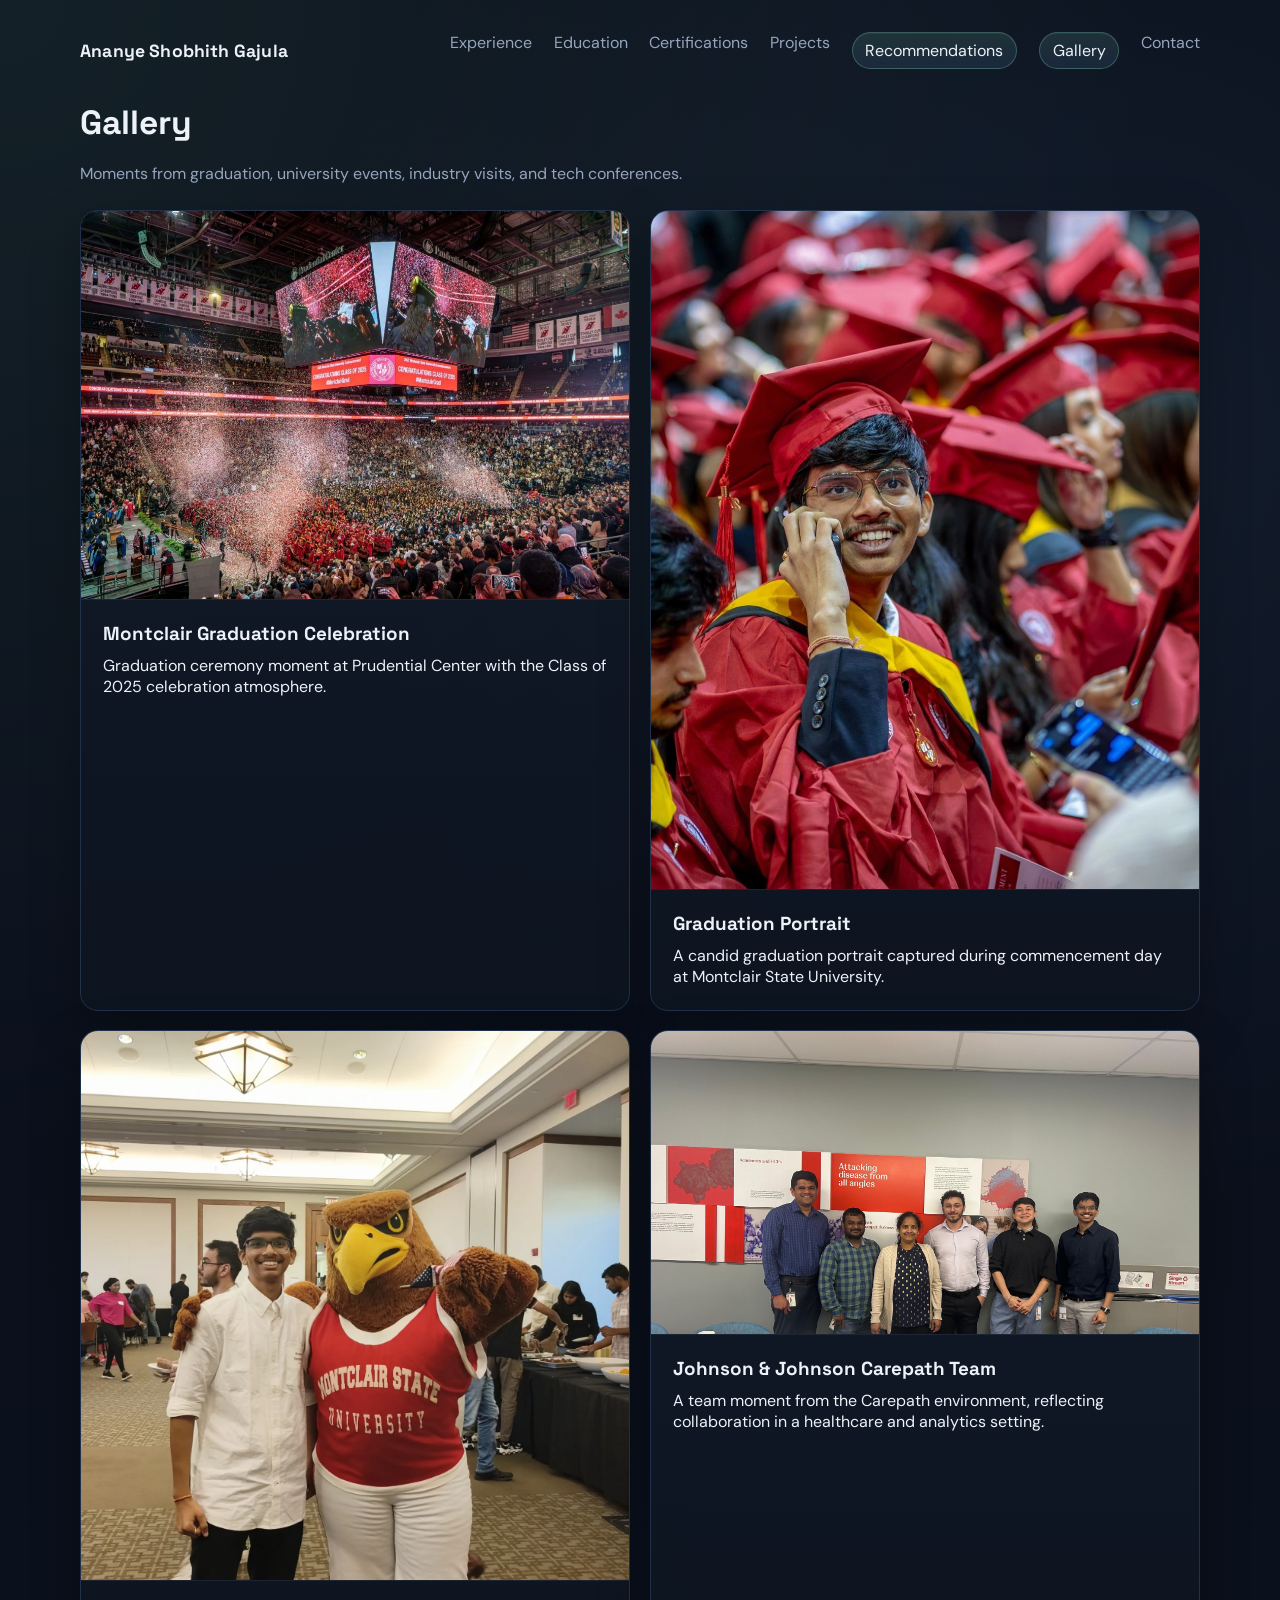
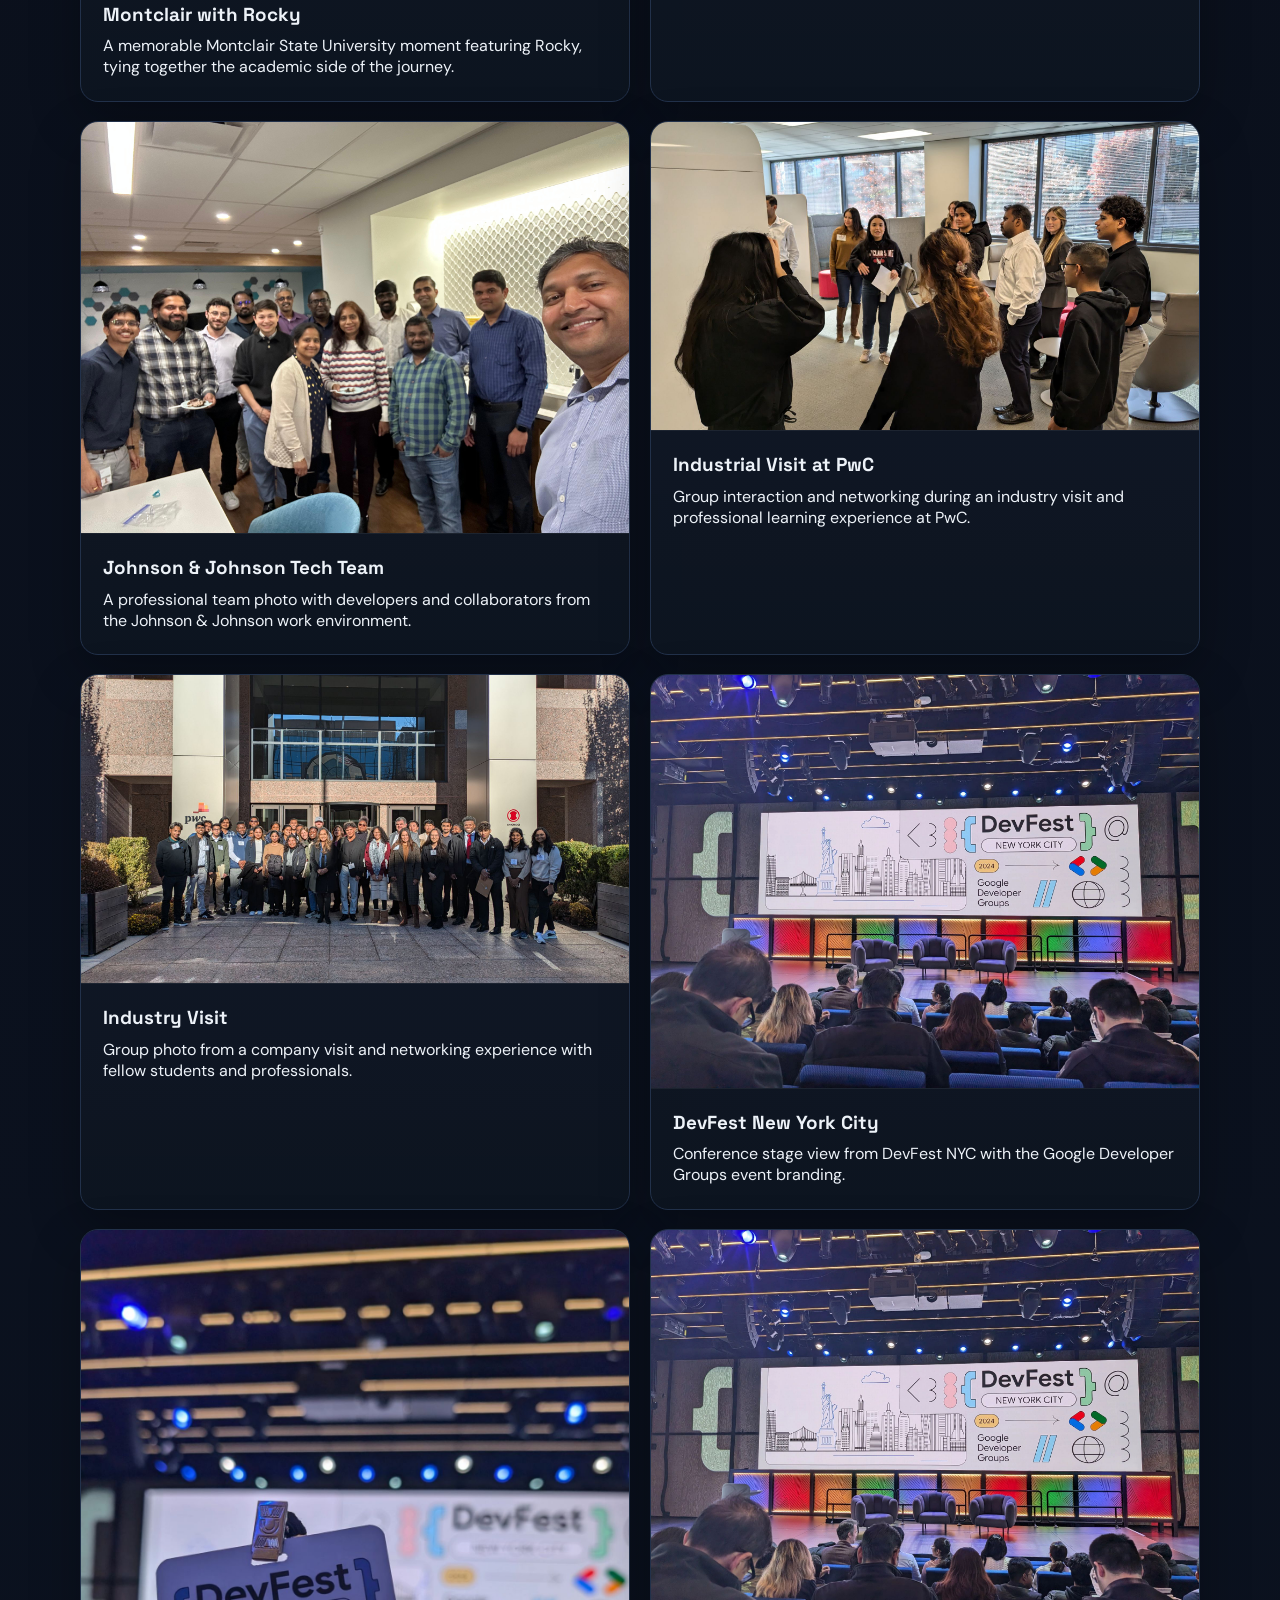
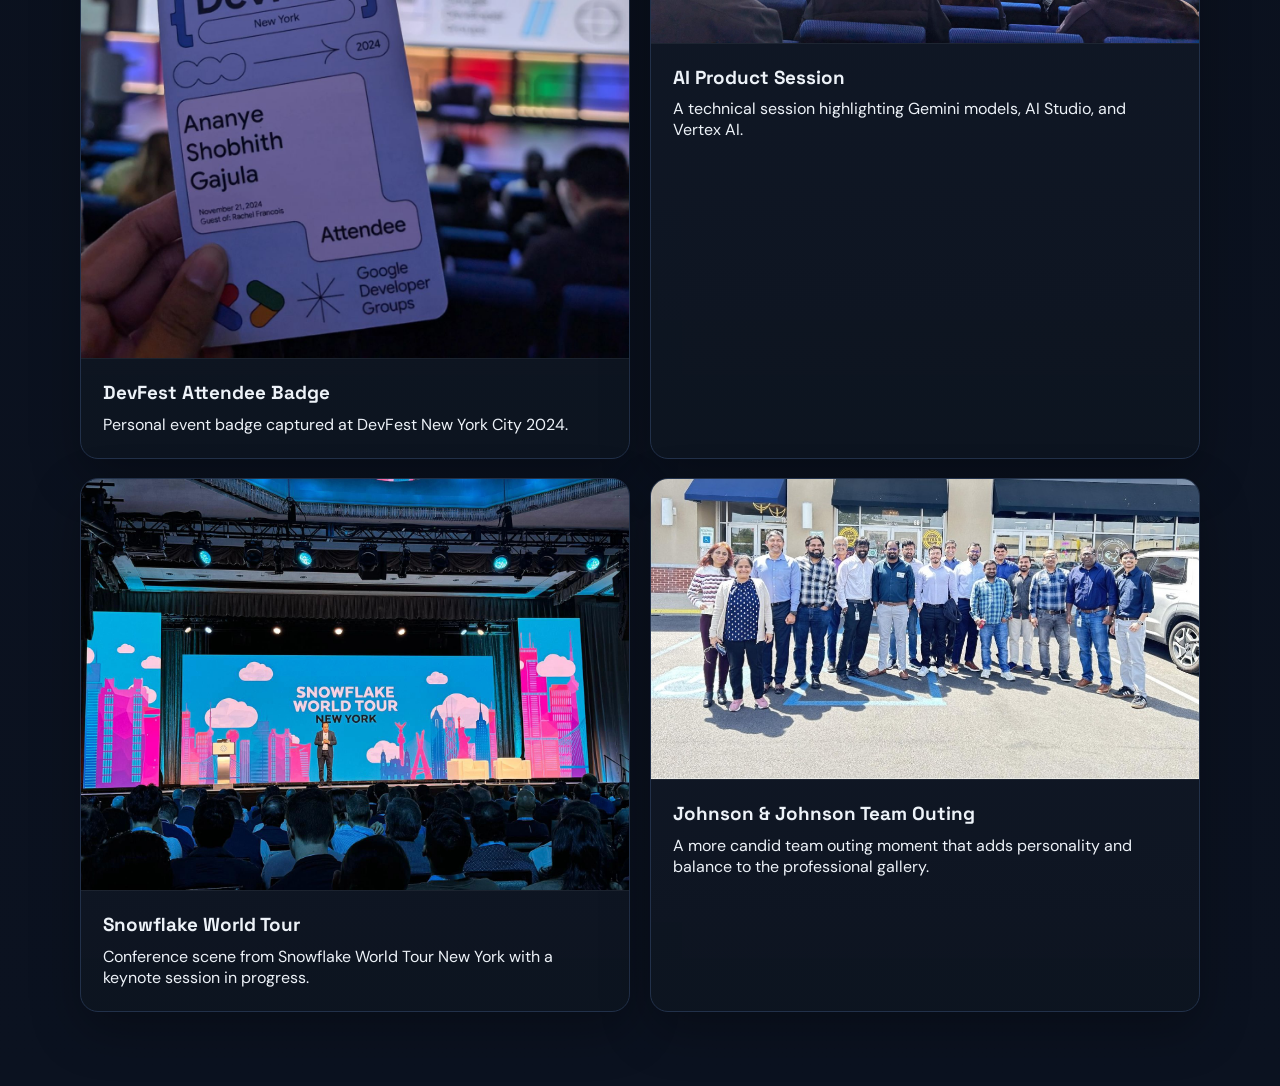
<file: gallery.html>
<!DOCTYPE html>
<html lang="en">
<head>
  <meta charset="UTF-8">
  <meta name="viewport" content="width=device-width, initial-scale=1.0">
  <title>Gallery | Ananye Shobhith Gajula</title>
  <meta
    name="description"
    content="Event, academic, and professional gallery for Ananye Shobhith Gajula."
  >
  <link rel="preconnect" href="https://fonts.googleapis.com">
  <link rel="preconnect" href="https://fonts.gstatic.com" crossorigin>
  <link href="https://fonts.googleapis.com/css2?family=DM+Sans:wght@400;500;700&family=Space+Grotesk:wght@500;700&display=swap" rel="stylesheet">
  <link rel="stylesheet" href="styles.css">
</head>
<body>
  <div class="site-shell">
    <header class="site-header">
      <a class="site-brand" href="index.html#top">Ananye Shobhith Gajula</a>
      <nav class="site-nav">
        <a href="index.html#experience">Experience</a>
        <a href="index.html#education">Education</a>
        <a href="index.html#credentials">Certifications</a>
        <a href="index.html#projects">Projects</a>
        <a class="nav-highlight-link" href="recommendations.html">Recommendations</a>
        <a class="nav-highlight-link" href="gallery.html">Gallery</a>
        <a href="index.html#contact">Contact</a>
      </nav>
    </header>

    <main class="content">
      <section class="section">
        <div class="section-head">
          <h2>Gallery</h2>
          <p>Moments from graduation, university events, industry visits, and tech conferences.</p>
        </div>

        <div class="gallery-grid">
          <article class="gallery-card">
            <img class="gallery-photo" src="Graduation Montclair.jpg" alt="Montclair graduation celebration at Prudential Center">
            <div class="gallery-copy">
              <h3>Montclair Graduation Celebration</h3>
              <p>Graduation ceremony moment at Prudential Center with the Class of 2025 celebration atmosphere.</p>
            </div>
          </article>

          <article class="gallery-card gallery-card-portrait">
            <img class="gallery-photo" src="Graduation Montclair Portrait.jpg" alt="Graduation portrait at Montclair State University">
            <div class="gallery-copy">
              <h3>Graduation Portrait</h3>
              <p>A candid graduation portrait captured during commencement day at Montclair State University.</p>
            </div>
          </article>

          <article class="gallery-card">
            <img class="gallery-photo" src="Montclair State University with Rocky - Mascot.jpg" alt="Montclair State University moment with Rocky mascot">
            <div class="gallery-copy">
              <h3>Montclair with Rocky</h3>
              <p>A memorable Montclair State University moment featuring Rocky, tying together the academic side of the journey.</p>
            </div>
          </article>

          <article class="gallery-card">
            <img class="gallery-photo" src="Johnson & Johnson Carepath Team.jpg" alt="Johnson and Johnson Carepath team photo">
            <div class="gallery-copy">
              <h3>Johnson &amp; Johnson Carepath Team</h3>
              <p>A team moment from the Carepath environment, reflecting collaboration in a healthcare and analytics setting.</p>
            </div>
          </article>

          <article class="gallery-card">
            <img class="gallery-photo" src="Johnson & Johnson Tech Developers Team.jpg" alt="Johnson and Johnson tech developers team photo">
            <div class="gallery-copy">
              <h3>Johnson &amp; Johnson Tech Team</h3>
              <p>A professional team photo with developers and collaborators from the Johnson &amp; Johnson work environment.</p>
            </div>
          </article>

          <article class="gallery-card">
            <img class="gallery-photo" src="Industrial Trip to PwC during Masters.jpg" alt="Students during an industry visit while studying for master's degree">
            <div class="gallery-copy">
              <h3>Industrial Visit at PwC</h3>
              <p>Group interaction and networking during an industry visit and professional learning experience at PwC.</p>
            </div>
          </article>

          <article class="gallery-card">
            <img class="gallery-photo" src="PwC group trip picture.jpg" alt="Group photo from an industry visit">
            <div class="gallery-copy">
              <h3>Industry Visit</h3>
              <p>Group photo from a company visit and networking experience with fellow students and professionals.</p>
            </div>
          </article>

          <article class="gallery-card">
            <img class="gallery-photo" src="Google Dev Fest New York City.jpg" alt="DevFest New York City conference stage">
            <div class="gallery-copy">
              <h3>DevFest New York City</h3>
              <p>Conference stage view from DevFest NYC with the Google Developer Groups event branding.</p>
            </div>
          </article>

          <article class="gallery-card gallery-card-portrait">
            <img class="gallery-photo" src="Google Dev Fest NYC 2.jpg" alt="DevFest New York City attendee badge">
            <div class="gallery-copy">
              <h3>DevFest Attendee Badge</h3>
              <p>Personal event badge captured at DevFest New York City 2024.</p>
            </div>
          </article>

          <article class="gallery-card">
            <img class="gallery-photo" src="Google Dev Fest New York City.jpg" alt="Technical session at DevFest New York City">
            <div class="gallery-copy">
              <h3>AI Product Session</h3>
              <p>A technical session highlighting Gemini models, AI Studio, and Vertex AI.</p>
            </div>
          </article>

          <article class="gallery-card">
            <img class="gallery-photo" src="Snow Flake World Tour New York.jpg" alt="Snowflake World Tour New York keynote session">
            <div class="gallery-copy">
              <h3>Snowflake World Tour</h3>
              <p>Conference scene from Snowflake World Tour New York with a keynote session in progress.</p>
            </div>
          </article>

          <article class="gallery-card">
            <img class="gallery-photo" src="Johnson & Johnson Team Outing.jpg" alt="Johnson and Johnson team outing photo">
            <div class="gallery-copy">
              <h3>Johnson &amp; Johnson Team Outing</h3>
              <p>A more candid team outing moment that adds personality and balance to the professional gallery.</p>
            </div>
          </article>
        </div>
      </section>
    </main>
  </div>

  <script src="script.js"></script>
</body>
</html>
</file>
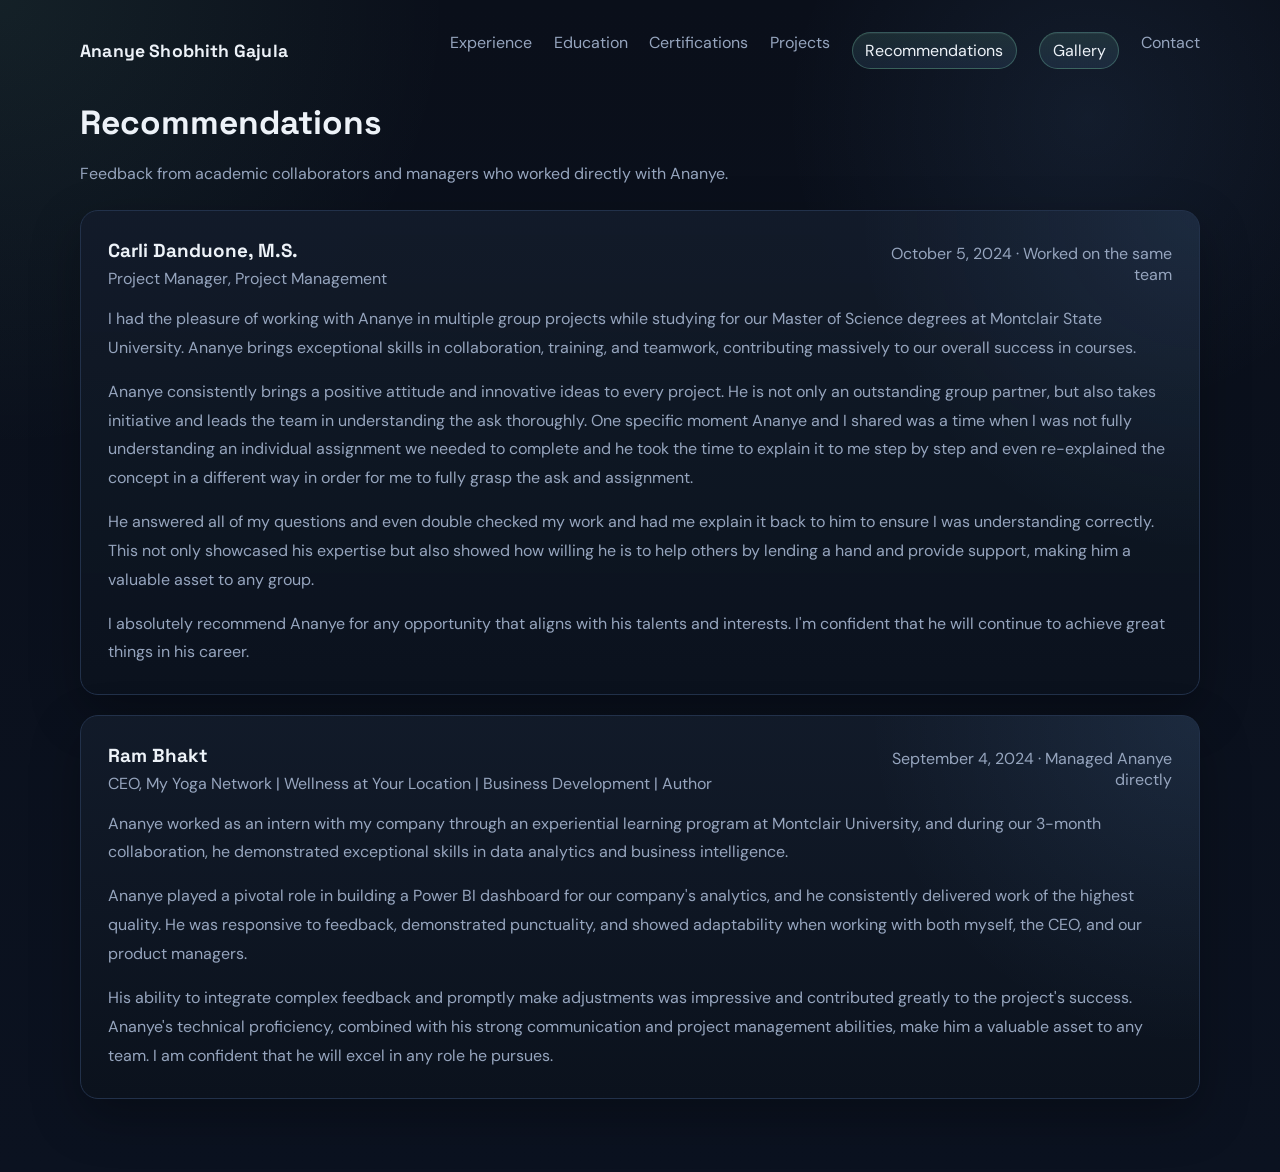
<file: recommendations.html>
<!DOCTYPE html>
<html lang="en">
<head>
  <meta charset="UTF-8">
  <meta name="viewport" content="width=device-width, initial-scale=1.0">
  <title>Recommendations | Ananye Shobhith Gajula</title>
  <meta
    name="description"
    content="Professional recommendations for Ananye Shobhith Gajula from collaborators, managers, and academic peers."
  >
  <link rel="preconnect" href="https://fonts.googleapis.com">
  <link rel="preconnect" href="https://fonts.gstatic.com" crossorigin>
  <link href="https://fonts.googleapis.com/css2?family=DM+Sans:wght@400;500;700&family=Space+Grotesk:wght@500;700&display=swap" rel="stylesheet">
  <link rel="stylesheet" href="styles.css">
</head>
<body>
  <div class="site-shell">
    <header class="site-header">
      <a class="site-brand" href="index.html#top">Ananye Shobhith Gajula</a>
      <nav class="site-nav">
        <a href="index.html#experience">Experience</a>
        <a href="index.html#education">Education</a>
        <a href="index.html#credentials">Certifications</a>
        <a href="index.html#projects">Projects</a>
        <a class="nav-highlight-link" href="recommendations.html">Recommendations</a>
        <a class="nav-highlight-link" href="gallery.html">Gallery</a>
        <a href="index.html#contact">Contact</a>
      </nav>
    </header>

    <main class="content">
      <section class="section">
        <div class="section-head">
          <h2>Recommendations</h2>
          <p>Feedback from academic collaborators and managers who worked directly with Ananye.</p>
        </div>

        <div class="recommendation-list">
          <article class="recommendation-card reveal is-visible">
            <div class="recommendation-head">
              <div>
                <h3>Carli Danduone, M.S.</h3>
                <p class="recommendation-role">Project Manager, Project Management</p>
              </div>
              <p class="recommendation-meta">October 5, 2024 · Worked on the same team</p>
            </div>
            <p class="recommendation-body">
              I had the pleasure of working with Ananye in multiple group projects while studying for our Master of Science degrees at Montclair State University. Ananye brings exceptional skills in collaboration, training, and teamwork, contributing massively to our overall success in courses.
            </p>
            <p class="recommendation-body">
              Ananye consistently brings a positive attitude and innovative ideas to every project. He is not only an outstanding group partner, but also takes initiative and leads the team in understanding the ask thoroughly. One specific moment Ananye and I shared was a time when I was not fully understanding an individual assignment we needed to complete and he took the time to explain it to me step by step and even re-explained the concept in a different way in order for me to fully grasp the ask and assignment.
            </p>
            <p class="recommendation-body">
              He answered all of my questions and even double checked my work and had me explain it back to him to ensure I was understanding correctly. This not only showcased his expertise but also showed how willing he is to help others by lending a hand and provide support, making him a valuable asset to any group.
            </p>
            <p class="recommendation-body">
              I absolutely recommend Ananye for any opportunity that aligns with his talents and interests. I&apos;m confident that he will continue to achieve great things in his career.
            </p>
          </article>

          <article class="recommendation-card reveal is-visible">
            <div class="recommendation-head">
              <div>
                <h3>Ram Bhakt</h3>
                <p class="recommendation-role">CEO, My Yoga Network | Wellness at Your Location | Business Development | Author</p>
              </div>
              <p class="recommendation-meta">September 4, 2024 · Managed Ananye directly</p>
            </div>
            <p class="recommendation-body">
              Ananye worked as an intern with my company through an experiential learning program at Montclair University, and during our 3-month collaboration, he demonstrated exceptional skills in data analytics and business intelligence.
            </p>
            <p class="recommendation-body">
              Ananye played a pivotal role in building a Power BI dashboard for our company&apos;s analytics, and he consistently delivered work of the highest quality. He was responsive to feedback, demonstrated punctuality, and showed adaptability when working with both myself, the CEO, and our product managers.
            </p>
            <p class="recommendation-body">
              His ability to integrate complex feedback and promptly make adjustments was impressive and contributed greatly to the project&apos;s success. Ananye&apos;s technical proficiency, combined with his strong communication and project management abilities, make him a valuable asset to any team. I am confident that he will excel in any role he pursues.
            </p>
          </article>
        </div>
      </section>
    </main>
  </div>

  <script src="script.js"></script>
</body>
</html>
</file>
<file: styles.css>
:root {
  --bg: #0a0f1a;
  --surface: #111827;
  --surface-soft: #0f1723;
  --surface-card: #121b2a;
  --border: #22314a;
  --text: #edf2f8;
  --muted: #96a5be;
  --mint: #8cf0c6;
  --blue: #79b7ff;
  --amber: #f7c97e;
  --radius: 18px;
  --shadow: 0 18px 50px rgba(0, 0, 0, 0.28);
  --width: 1120px;
}

* {
  box-sizing: border-box;
}

html {
  scroll-behavior: smooth;
}

body {
  margin: 0;
  font-family: "DM Sans", sans-serif;
  background:
    radial-gradient(circle at top left, rgba(140, 240, 198, 0.08), transparent 26%),
    radial-gradient(circle at 85% 10%, rgba(121, 183, 255, 0.08), transparent 20%),
    linear-gradient(180deg, #0a0f1a 0%, #0b1220 100%);
  color: var(--text);
}

a {
  color: inherit;
  text-decoration: none;
}

.site-shell {
  min-height: 100vh;
}

.site-header,
.content {
  width: min(calc(100% - 2rem), var(--width));
  margin: 0 auto;
}

.site-header {
  display: flex;
  justify-content: space-between;
  align-items: center;
  padding: 2rem 0 1rem;
}

.site-brand {
  font-family: "Space Grotesk", sans-serif;
  font-size: 1.1rem;
  font-weight: 700;
  letter-spacing: 0.01em;
}

.site-nav {
  display: flex;
  gap: 1.35rem;
  color: var(--muted);
}

.nav-highlight-link {
  padding: 0.45rem 0.8rem;
  border-radius: 999px;
  color: var(--text);
  border: 1px solid rgba(140, 240, 198, 0.26);
  background: linear-gradient(180deg, rgba(140, 240, 198, 0.12), rgba(121, 183, 255, 0.1));
  box-shadow: inset 0 1px 0 rgba(255, 255, 255, 0.05);
}

.content {
  padding-bottom: 4rem;
}

.hero {
  display: grid;
  grid-template-columns: 1.3fr 0.8fr;
  gap: 2.5rem;
  align-items: center;
  padding: 3.5rem 0 4rem;
}

.hero-tag,
.post-date,
.post-role,
.post-location,
.section-head p {
  color: var(--muted);
}

.hero-tag {
  text-transform: uppercase;
  letter-spacing: 0.18em;
  font-size: 0.76rem;
}

h1,
h2,
h3 {
  font-family: "Space Grotesk", sans-serif;
  margin: 0;
}

h1 {
  font-size: clamp(2.8rem, 6vw, 4.9rem);
  line-height: 1.02;
  margin-top: 0.7rem;
  max-width: 10ch;
}

h2 {
  font-size: clamp(1.55rem, 3vw, 2.1rem);
}

h3 {
  font-size: 1.18rem;
}

.hero-text,
.post-card p,
.project-body p,
.info-card p,
.newsletter p,
.section-head p,
.profile-meta p,
.profile-meta li {
  color: var(--muted);
  line-height: 1.75;
  font-size: 1rem;
}

.social-links {
  display: flex;
  flex-wrap: wrap;
  gap: 1rem;
  margin-top: 1.7rem;
}

.social-links a,
.inline-link,
.resume-link,
.link-list a,
.primary-link,
.secondary-link,
.site-nav a {
  transition: color 180ms ease, transform 180ms ease, border-color 180ms ease, background 180ms ease;
}

.social-links a {
  color: var(--text);
  border-bottom: 1px solid transparent;
}

.hero-link-highlight {
  display: inline-flex;
  align-items: center;
  justify-content: center;
  padding: 0.72rem 1rem;
  border-radius: 999px;
  border: 1px solid rgba(140, 240, 198, 0.28);
  background: linear-gradient(180deg, rgba(140, 240, 198, 0.14), rgba(121, 183, 255, 0.1));
  box-shadow:
    inset 0 1px 0 rgba(255, 255, 255, 0.05),
    0 10px 24px rgba(0, 0, 0, 0.16);
}

.profile-card,
.project-card,
.post-card,
.info-card,
.newsletter,
.gallery-card,
.recommendation-card {
  background: linear-gradient(180deg, rgba(18, 27, 42, 0.9), rgba(13, 20, 32, 0.96));
  border: 1px solid var(--border);
  border-radius: var(--radius);
  box-shadow: var(--shadow);
}

.profile-card {
  padding: 1.35rem;
  background:
    radial-gradient(circle at top right, rgba(121, 183, 255, 0.1), transparent 24%),
    radial-gradient(circle at bottom left, rgba(140, 240, 198, 0.08), transparent 22%),
    linear-gradient(180deg, rgba(18, 27, 42, 0.92), rgba(13, 20, 32, 0.98));
}

.avatar-block {
  position: relative;
  padding: 0.9rem;
  border-radius: 24px;
  background:
    radial-gradient(circle at top left, rgba(140, 240, 198, 0.12), transparent 30%),
    radial-gradient(circle at bottom right, rgba(121, 183, 255, 0.1), transparent 28%),
    linear-gradient(145deg, rgba(14, 21, 34, 0.98), rgba(10, 16, 27, 0.98));
  border: 1px solid rgba(121, 183, 255, 0.12);
  box-shadow:
    inset 0 1px 0 rgba(255, 255, 255, 0.04),
    0 18px 40px rgba(0, 0, 0, 0.22);
}

.avatar-block::before {
  content: "";
  position: absolute;
  inset: 14px;
  border-radius: 18px;
  border: 1px solid rgba(255, 255, 255, 0.04);
  pointer-events: none;
}

.avatar-image {
  display: block;
  width: 100%;
  aspect-ratio: 1;
  object-fit: cover;
  border-radius: 18px;
  background: linear-gradient(180deg, #162233, #0f1725);
  border: 1px solid rgba(121, 183, 255, 0.08);
  box-shadow:
    0 18px 36px rgba(0, 0, 0, 0.24),
    inset 0 1px 0 rgba(255, 255, 255, 0.03);
  padding: 0;
}

.profile-meta {
  padding: 1.3rem 0.45rem 0.2rem;
}

.profile-meta ul {
  margin: 1rem 0 1.2rem;
  padding-left: 1.15rem;
  color: var(--muted);
}

.resume-link {
  display: inline-flex;
  padding: 0.75rem 1rem;
  border-radius: 999px;
  background: rgba(255, 255, 255, 0.04);
  border: 1px solid var(--border);
}

.section {
  padding: 1rem 0 0.6rem;
}

.section-head {
  margin-bottom: 1.35rem;
}

.project-list,
.post-grid,
.credentials-grid,
.education-grid {
  display: grid;
  gap: 1.2rem;
}

.recommendation-list {
  display: grid;
  gap: 1.2rem;
}

.gallery-grid {
  display: grid;
  grid-template-columns: repeat(2, minmax(0, 1fr));
  gap: 1.2rem;
}

.experience-list {
  display: grid;
  gap: 1.2rem;
  position: relative;
}

.experience-carousel,
.education-carousel,
.credentials-carousel,
.projects-carousel {
  position: relative;
}

.experience-controls {
  display: flex;
  align-items: center;
  justify-content: space-between;
  gap: 1rem;
  margin-bottom: 1rem;
}

.credential-tabs {
  display: flex;
  flex-wrap: wrap;
  gap: 0.75rem;
  margin-bottom: 1rem;
}

.credential-tab {
  padding: 0.72rem 1rem;
  border-radius: 999px;
  border: 1px solid rgba(121, 183, 255, 0.14);
  background: rgba(255, 255, 255, 0.04);
  color: var(--muted);
  font-weight: 600;
  font: inherit;
  cursor: pointer;
  transition: transform 180ms ease, border-color 180ms ease, background 180ms ease, color 180ms ease, box-shadow 180ms ease;
}

.credential-tab.is-active {
  color: var(--text);
  border-color: rgba(140, 240, 198, 0.65);
  background:
    radial-gradient(circle at top left, rgba(140, 240, 198, 0.28), transparent 55%),
    linear-gradient(135deg, rgba(140, 240, 198, 0.32), rgba(121, 183, 255, 0.34));
  box-shadow:
    inset 0 1px 0 rgba(255, 255, 255, 0.14),
    0 0 0 1px rgba(140, 240, 198, 0.18),
    0 12px 28px rgba(62, 120, 140, 0.28);
}

.credential-tab:hover {
  transform: translateY(-1px);
  color: var(--text);
  border-color: rgba(140, 240, 198, 0.22);
}

.carousel-button {
  width: 3rem;
  height: 3rem;
  border-radius: 999px;
  border: 1px solid rgba(121, 183, 255, 0.16);
  background: rgba(255, 255, 255, 0.04);
  color: var(--text);
  font-size: 1.1rem;
  cursor: pointer;
  transition: transform 180ms ease, border-color 180ms ease, background 180ms ease;
}

.carousel-button:hover {
  transform: translateY(-1px);
  border-color: rgba(140, 240, 198, 0.35);
  background: rgba(140, 240, 198, 0.08);
}

.experience-dots {
  display: flex;
  align-items: center;
  justify-content: center;
  gap: 0.55rem;
  flex: 1;
}

.experience-dot {
  width: 0.72rem;
  height: 0.72rem;
  border-radius: 999px;
  border: none;
  background: rgba(150, 165, 190, 0.35);
  cursor: pointer;
  transition: transform 180ms ease, background 180ms ease, width 180ms ease;
}

.experience-dot.is-active {
  width: 2rem;
  background: linear-gradient(90deg, var(--mint), var(--blue));
}

.experience-viewport {
  overflow: hidden;
  touch-action: pan-y;
  cursor: grab;
}

.experience-track {
  display: flex;
  transition: transform 420ms ease;
  will-change: transform;
}

.experience-viewport.is-dragging {
  cursor: grabbing;
}

.experience-viewport.is-dragging .experience-track {
  transition: none;
}

.project-card {
  flex: 0 0 100%;
  display: grid;
  grid-template-columns: 220px 1fr;
  overflow: hidden;
}

.recommendation-card {
  padding: 1.7rem;
  background:
    radial-gradient(circle at top right, rgba(121, 183, 255, 0.1), transparent 28%),
    linear-gradient(180deg, rgba(18, 27, 42, 0.94), rgba(11, 18, 29, 0.98));
}

.gallery-card {
  overflow: hidden;
}

.gallery-card-portrait .gallery-photo {
  min-height: 420px;
}

.gallery-photo {
  width: 100%;
  min-height: 260px;
  display: block;
  object-fit: cover;
  border-bottom: 1px solid rgba(255, 255, 255, 0.06);
}

.gallery-copy {
  padding: 1.3rem 1.4rem 1.45rem;
}

.gallery-copy h3 {
  margin-bottom: 0.55rem;
}

.gallery-copy p {
  margin: 0;
}

.recommendation-head {
  display: flex;
  justify-content: space-between;
  align-items: flex-start;
  gap: 1rem;
  margin-bottom: 1rem;
}

.recommendation-role,
.recommendation-meta {
  margin: 0.3rem 0 0;
  color: var(--muted);
}

.recommendation-meta {
  text-align: right;
  max-width: 18rem;
}

.recommendation-body {
  margin: 0;
  color: var(--muted);
  line-height: 1.8;
}

.recommendation-body + .recommendation-body {
  margin-top: 0.95rem;
}

.spotlight-link {
  border-color: rgba(140, 240, 198, 0.34);
  background: linear-gradient(180deg, rgba(140, 240, 198, 0.14), rgba(121, 183, 255, 0.12));
  color: var(--text);
  box-shadow:
    inset 0 1px 0 rgba(255, 255, 255, 0.06),
    0 10px 24px rgba(0, 0, 0, 0.18);
}

.project-track .project-card {
  min-height: 100%;
}

.project-viewport {
  padding-bottom: 0.1rem;
}

.project-visual {
  min-height: 220px;
  position: relative;
  overflow: hidden;
}

.project-visual.mint {
  background: linear-gradient(135deg, #8cf0c6, #5dc9e8);
}

.project-visual.amber {
  background: linear-gradient(135deg, #f7c97e, #ff9f8a);
}

.project-visual.blue {
  background: linear-gradient(135deg, #8cb7ff, #75f0f3);
}

.project-visual::after {
  content: "";
  position: absolute;
  inset: 0;
  background: linear-gradient(180deg, rgba(8, 16, 25, 0.06), rgba(8, 16, 25, 0.38));
}

.project-logo {
  width: 100%;
  height: 100%;
  min-height: 220px;
  object-fit: cover;
  display: block;
  transform: scale(1.01);
}

.project-body {
  padding: 1.55rem;
}

.project-title {
  display: inline-block;
  font-family: "Space Grotesk", sans-serif;
  font-size: 1.32rem;
  font-weight: 700;
}

.project-tags,
.skill-cloud {
  display: flex;
  flex-wrap: wrap;
  gap: 0.65rem;
}

.project-tags {
  margin: 0.85rem 0 0.85rem;
}

.project-tags span,
.skill-cloud span {
  padding: 0.46rem 0.78rem;
  border-radius: 999px;
  background: rgba(255, 255, 255, 0.04);
  border: 1px solid rgba(255, 255, 255, 0.06);
  color: var(--text);
  font-size: 0.92rem;
}

.post-grid {
  grid-template-columns: repeat(3, minmax(0, 1fr));
}

.post-card,
.info-card,
.newsletter {
  padding: 1.5rem;
}

.experience-card {
  flex: 0 0 100%;
  position: relative;
  overflow: hidden;
  padding: 1.7rem 1.7rem 1.7rem 4.25rem;
  background:
    radial-gradient(circle at top right, rgba(140, 240, 198, 0.08), transparent 28%),
    linear-gradient(180deg, rgba(18, 27, 42, 0.94), rgba(13, 20, 32, 0.98));
}

.experience-card::before,
.education-card::before {
  content: "";
  position: absolute;
  left: 0;
  top: 0;
  bottom: 0;
  width: 4px;
  background: linear-gradient(180deg, var(--mint), var(--blue));
}

.experience-top {
  display: flex;
  justify-content: space-between;
  align-items: center;
  gap: 1rem;
  margin-bottom: 0.35rem;
}

.experience-meta {
  margin: 0.25rem 0 1rem;
  padding: 1rem 1.05rem;
  border-radius: 16px;
  background:
    linear-gradient(180deg, rgba(255, 255, 255, 0.04), rgba(255, 255, 255, 0.025)),
    radial-gradient(circle at top right, rgba(121, 183, 255, 0.08), transparent 35%);
  border: 1px solid rgba(121, 183, 255, 0.12);
  box-shadow: inset 0 1px 0 rgba(255, 255, 255, 0.04);
}

.experience-meta h3 {
  color: var(--text);
}

.experience-marker {
  position: absolute;
  left: 1.55rem;
  top: 1.55rem;
  display: flex;
  flex-direction: column;
  align-items: center;
  gap: 0.35rem;
}

.marker-dot {
  width: 14px;
  height: 14px;
  border-radius: 999px;
  background: linear-gradient(180deg, var(--mint), var(--blue));
  box-shadow: 0 0 0 6px rgba(140, 240, 198, 0.08);
}

.marker-line {
  width: 2px;
  height: 72px;
  background: linear-gradient(180deg, rgba(140, 240, 198, 0.45), rgba(121, 183, 255, 0.08));
}

.experience-badge {
  display: inline-flex;
  align-items: center;
  padding: 0.42rem 0.72rem;
  border-radius: 999px;
  background: rgba(140, 240, 198, 0.08);
  border: 1px solid rgba(140, 240, 198, 0.2);
  color: var(--mint);
  font-size: 0.82rem;
  white-space: nowrap;
}

.post-role {
  margin: 0.5rem 0 0.5rem;
  color: #dce8ff;
  font-weight: 600;
}

.post-location {
  margin: 0;
  font-size: 0.95rem;
  display: inline-flex;
  align-items: center;
  gap: 0.4rem;
}

.post-location::before {
  content: "";
  width: 8px;
  height: 8px;
  border-radius: 999px;
  background: var(--mint);
  box-shadow: 0 0 0 4px rgba(140, 240, 198, 0.08);
}

.experience-points {
  margin: 0;
  padding-left: 1.2rem;
  color: var(--muted);
}

.experience-points li + li {
  margin-top: 0.7rem;
}

.credentials-grid {
  grid-template-columns: 1.1fr 0.85fr 1fr;
}

.education-grid {
  grid-template-columns: repeat(2, minmax(0, 1fr));
}

.education-card {
  flex: 0 0 100%;
  position: relative;
  padding: 1.7rem 1.6rem 1.55rem 1.85rem;
  background:
    linear-gradient(180deg, rgba(18, 27, 42, 0.95), rgba(13, 20, 32, 0.98)),
    radial-gradient(circle at top right, rgba(121, 183, 255, 0.08), transparent 30%);
  min-height: 100%;
}

.education-card h3 {
  margin-top: 0.2rem;
}

.education-card .post-role {
  display: inline-flex;
  align-items: center;
  padding: 0.45rem 0.8rem;
  border-radius: 999px;
  background: rgba(121, 183, 255, 0.08);
  border: 1px solid rgba(121, 183, 255, 0.14);
  color: #cfe0ff;
}

.education-card p:last-child {
  margin-bottom: 0;
}

.credential-panel {
  flex: 0 0 100%;
  position: relative;
  min-height: 100%;
  padding: 1.8rem;
  overflow: hidden;
  background:
    radial-gradient(circle at top right, rgba(140, 240, 198, 0.11), transparent 26%),
    linear-gradient(180deg, rgba(18, 27, 42, 0.95), rgba(10, 18, 30, 0.99));
}

.credential-panel::before {
  content: "";
  position: absolute;
  inset: 0;
  border-radius: inherit;
  border: 1px solid rgba(255, 255, 255, 0.04);
  pointer-events: none;
}

.credential-panel-certifications {
  background:
    radial-gradient(circle at top right, rgba(121, 183, 255, 0.14), transparent 28%),
    linear-gradient(180deg, rgba(18, 27, 42, 0.95), rgba(11, 18, 29, 0.99));
}

.credential-panel-publication {
  background:
    radial-gradient(circle at top right, rgba(247, 201, 126, 0.16), transparent 24%),
    linear-gradient(180deg, rgba(22, 27, 38, 0.95), rgba(11, 18, 29, 0.99));
}

.credential-panel-skills {
  background:
    radial-gradient(circle at top right, rgba(140, 240, 198, 0.16), transparent 24%),
    linear-gradient(180deg, rgba(16, 27, 35, 0.95), rgba(9, 18, 29, 0.99));
}

.credential-kicker {
  display: inline-flex;
  align-items: center;
  gap: 0.45rem;
  margin-bottom: 0.9rem;
  padding: 0.42rem 0.72rem;
  border-radius: 999px;
  border: 1px solid rgba(255, 255, 255, 0.08);
  background: rgba(255, 255, 255, 0.04);
  color: #dce8ff;
  font-size: 0.78rem;
  letter-spacing: 0.08em;
  text-transform: uppercase;
}

.credential-list {
  display: grid;
  gap: 0.18rem;
  padding-left: 0;
  list-style: none;
}

.credential-list li {
  padding: 0;
  border-bottom: 1px solid rgba(255, 255, 255, 0.06);
}

.credential-list li:last-child {
  border-bottom: 0;
}

.credential-link {
  display: grid;
  grid-template-columns: 112px 1fr;
  gap: 0.48rem;
  align-items: center;
  padding: 0.46rem 0.1rem;
}

.cert-badge-visual {
  width: 112px;
  height: 92px;
  display: flex;
  align-items: center;
  justify-content: center;
}

.cert-badge-visual-emphasis,
.cert-badge-visual-large,
.cert-badge-visual-tableau,
.cert-badge-visual-celonis {
  width: 112px;
}

.cert-badge-visual-microsoft,
.cert-badge-visual-hackerrank {
  width: 112px;
}

.cert-badge-visual-genai {
  width: 112px;
}

.cert-badge-image {
  width: 100%;
  height: auto;
  max-height: 76px;
  object-fit: contain;
  display: block;
  filter: drop-shadow(0 8px 18px rgba(0, 0, 0, 0.22));
}

.cert-badge-image-emphasis,
.cert-badge-image-large,
.cert-badge-image-tableau,
.cert-badge-image-celonis {
  max-height: 76px;
}

.cert-badge-image-microsoft,
.cert-badge-image-hackerrank {
  max-height: 76px;
}

.cert-badge-image-tableau {
  transform: scale(1.08);
  transform-origin: center;
}

.cert-badge-image-celonis {
  transform: scale(1.08);
  transform-origin: center;
}

.cert-badge-image-contain {
  object-fit: contain;
}

.cert-badge-image-genai {
  max-height: 76px;
  filter: drop-shadow(0 10px 20px rgba(0, 0, 0, 0.24));
}

.credential-copy {
  display: grid;
  gap: 0.2rem;
}

.credential-copy strong {
  color: var(--text);
  font-size: 0.98rem;
  line-height: 1.4;
}

.credential-copy span {
  color: var(--muted);
  font-size: 0.88rem;
  letter-spacing: 0.02em;
}

.credential-action {
  display: inline-flex;
  align-items: center;
  margin-top: 1rem;
  padding: 0.75rem 1rem;
  border-radius: 999px;
  border: 1px solid rgba(247, 201, 126, 0.22);
  background: rgba(247, 201, 126, 0.08);
}

.publication-meta {
  display: grid;
  grid-template-columns: 72px 1fr;
  gap: 1rem;
  align-items: center;
  margin: 0.25rem 0 1rem;
}

.publication-entry + .publication-entry {
  margin-top: 1.35rem;
  padding-top: 1.35rem;
  border-top: 1px solid rgba(255, 255, 255, 0.08);
}

.publication-badge {
  width: 72px;
  display: flex;
  align-items: center;
  justify-content: center;
}

.publication-badge-image {
  width: 100%;
  height: auto;
  display: block;
  filter: drop-shadow(0 10px 20px rgba(0, 0, 0, 0.2));
}

.publication-copy {
  display: grid;
  gap: 0.2rem;
}

.publication-label {
  margin: 0;
  color: var(--amber);
  font-size: 0.78rem;
  letter-spacing: 0.08em;
  text-transform: uppercase;
}

.publication-copy h4 {
  margin: 0;
  font-family: "Space Grotesk", sans-serif;
  font-size: 1rem;
  line-height: 1.35;
  color: var(--text);
}

.publication-title {
  margin-top: 0.2rem;
  color: #dfe8f6;
  font-weight: 600;
}

.credentials-track .skill-cloud {
  margin-top: 1.15rem;
}

.credentials-track .skill-cloud span {
  background: rgba(255, 255, 255, 0.06);
  border-color: rgba(140, 240, 198, 0.12);
  box-shadow: inset 0 1px 0 rgba(255, 255, 255, 0.03);
}

.experience-card,
.education-card,
.credential-panel,
.project-card {
  transition: transform 220ms ease, border-color 220ms ease, box-shadow 220ms ease;
}

.experience-card:hover,
.education-card:hover,
.credential-panel:hover,
.project-card:hover {
  transform: translateY(-4px);
  border-color: rgba(140, 240, 198, 0.22);
  box-shadow: 0 22px 55px rgba(0, 0, 0, 0.34);
}

.link-list {
  margin: 1rem 0 0;
  padding-left: 1.15rem;
}

.link-list li + li {
  margin-top: 0.8rem;
}

.link-list a,
.inline-link {
  color: var(--text);
}

.subhead {
  margin-top: 1.5rem;
}

.newsletter {
  margin-top: 1.2rem;
  display: flex;
  justify-content: space-between;
  align-items: center;
  gap: 1.5rem;
}

.newsletter-actions {
  display: flex;
  flex-wrap: wrap;
  gap: 0.9rem;
}

.resource-section {
  padding: 1.7rem;
  border-radius: var(--radius);
  border: 1px solid var(--border);
  background:
    radial-gradient(circle at top right, rgba(121, 183, 255, 0.1), transparent 24%),
    radial-gradient(circle at bottom left, rgba(140, 240, 198, 0.08), transparent 22%),
    linear-gradient(180deg, rgba(18, 27, 42, 0.92), rgba(11, 18, 29, 0.98));
  box-shadow: var(--shadow);
}

.resource-head {
  margin-bottom: 1rem;
}

.resource-links {
  display: grid;
  grid-template-columns: repeat(2, minmax(0, 1fr));
  gap: 1rem;
}

.resource-link-card {
  display: grid;
  gap: 0.45rem;
  padding: 1.2rem 1.25rem;
  border-radius: 16px;
  border: 1px solid rgba(140, 240, 198, 0.34);
  background: linear-gradient(180deg, rgba(140, 240, 198, 0.14), rgba(121, 183, 255, 0.12));
  color: inherit;
  box-shadow:
    inset 0 1px 0 rgba(255, 255, 255, 0.06),
    0 10px 24px rgba(0, 0, 0, 0.18);
  transition: transform 180ms ease, border-color 180ms ease, background 180ms ease, color 180ms ease;
}

.resource-link-kicker {
  color: var(--mint);
  font-size: 0.78rem;
  letter-spacing: 0.08em;
  text-transform: uppercase;
}

.resource-link-card strong {
  font-family: "Space Grotesk", sans-serif;
  font-size: 1.05rem;
  color: var(--text);
}

.resource-link-card span:last-child {
  color: var(--muted);
  line-height: 1.7;
}

.primary-link,
.secondary-link {
  display: inline-flex;
  padding: 0.85rem 1rem;
  border-radius: 999px;
  border: 1px solid var(--border);
}

.primary-link {
  background: var(--text);
  color: #09111d;
  border-color: transparent;
}

.reveal {
  opacity: 0;
  transform: translateY(20px);
  transition: opacity 650ms ease, transform 650ms ease;
}

.reveal.is-visible {
  opacity: 1;
  transform: translateY(0);
}

.site-nav a:hover,
.social-links a:hover,
.link-list a:hover,
.inline-link:hover,
.resume-link:hover,
.primary-link:hover,
.secondary-link:hover,
.project-title:hover {
  color: var(--mint);
  transform: translateY(-1px);
}

.nav-highlight-link:hover,
.spotlight-link:hover,
.resource-link-card:hover,
.hero-link-highlight:hover {
  color: var(--text);
  border-color: rgba(140, 240, 198, 0.48);
  background: linear-gradient(180deg, rgba(140, 240, 198, 0.2), rgba(121, 183, 255, 0.16));
  transform: translateY(-2px);
}

.resume-link:hover,
.secondary-link:hover {
  border-color: rgba(140, 240, 198, 0.4);
}

@media (max-width: 1024px) {
  .hero,
  .credentials-grid,
  .education-grid {
    grid-template-columns: 1fr;
  }

  .gallery-grid {
    grid-template-columns: 1fr;
  }

  .resource-links {
    grid-template-columns: 1fr;
  }
}

@media (max-width: 760px) {
  .site-header,
  .newsletter,
  .post-grid {
    grid-template-columns: 1fr;
  }

  .site-header,
  .newsletter {
    display: grid;
    gap: 1rem;
  }

  .site-nav {
    flex-wrap: wrap;
    gap: 0.9rem;
  }

  .hero {
    grid-template-columns: 1fr;
    padding-top: 2.4rem;
  }

  .project-card {
    display: block;
  }

  .project-visual {
    min-height: 160px;
  }

  .project-logo {
    min-height: 160px;
  }

  .post-grid {
    display: grid;
  }

  .post-grid,
  .credentials-grid,
  .education-grid {
    grid-template-columns: 1fr;
  }

  .experience-top {
    flex-direction: column;
    align-items: flex-start;
  }

  .recommendation-head {
    flex-direction: column;
  }

  .recommendation-meta {
    text-align: left;
    max-width: none;
  }

  .experience-card {
    padding-left: 1.5rem;
  }

  .experience-marker {
    position: static;
    flex-direction: row;
    margin: 0.2rem 0 0.65rem;
  }

  .marker-line {
    width: 56px;
    height: 2px;
  }

  .experience-controls {
    gap: 0.75rem;
  }
}
</file>
